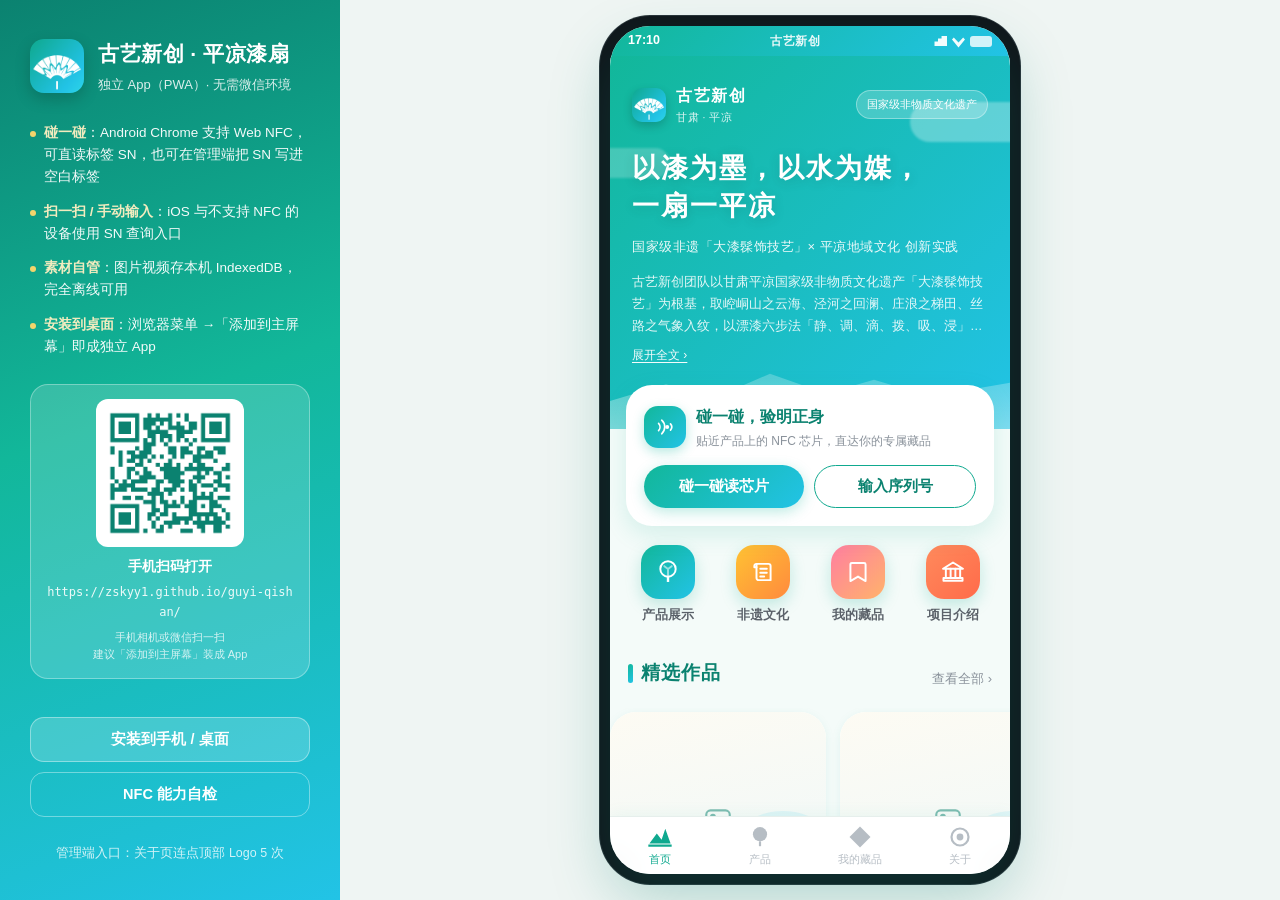
<file: index.html>
<!DOCTYPE html>
<html lang="zh-CN">
<head>
  <meta charset="UTF-8">
  <meta name="viewport"
        content="width=device-width, initial-scale=1.0, maximum-scale=1.0, user-scalable=no, viewport-fit=cover">
  <title>古艺新创·平凉漆扇</title>
  <meta name="description" content="以漆为墨，以水为媒，一扇一平凉。国家级非遗大漆髹饰技艺 × 平凉地域文化创新实践。">
  <!-- 锁定浅色方案：阻止安卓浏览器「强制深色」把界面反转 -->
  <meta name="color-scheme" content="only light">
  <meta name="supported-color-schemes" content="only light">
  <meta name="theme-color" content="#0FA98F">
  <meta name="apple-mobile-web-app-capable" content="yes">
  <meta name="apple-mobile-web-app-status-bar-style" content="black-translucent">
  <meta name="apple-mobile-web-app-title" content="古艺新创">
  <link rel="manifest" href="manifest.webmanifest">
  <link rel="apple-touch-icon" href="icons/apple-touch-icon.png">
  <link rel="icon" href="icons/icon-192.png">
  <link rel="stylesheet" href="css/theme.css">
  <link rel="stylesheet" href="css/pages.css">
</head>
<body>

<!-- 桌面端左侧说明（移动端隐藏） -->
<aside class="desk-side">
  <div class="desk-brand">
    <img src="icons/icon-512.png" alt="logo">
    <div>
      <h1>古艺新创 · 平凉漆扇</h1>
      <p>独立 App（PWA）· 无需微信环境</p>
    </div>
  </div>
  <ul class="desk-tips">
    <li><b>碰一碰</b>：Android Chrome 支持 Web NFC，可直读标签 SN，也可在管理端把 SN 写进空白标签</li>
    <li><b>扫一扫 / 手动输入</b>：iOS 与不支持 NFC 的设备使用 SN 查询入口</li>
    <li><b>素材自管</b>：图片视频存本机 IndexedDB，完全离线可用</li>
    <li><b>安装到桌面</b>：浏览器菜单 →「添加到主屏幕」即成独立 App</li>
  </ul>
  <!-- 手机扫码访问（线上永久地址） -->
  <div class="desk-qr" id="deskQr" hidden>
    <img src="icons/lan-qr.png" alt="手机扫码访问">
    <div class="dq-t">手机扫码打开</div>
    <div class="dq-u" id="dqUrl"></div>
    <div class="dq-n">手机相机或微信扫一扫<br>建议「添加到主屏幕」装成 App</div>
  </div>

  <div class="desk-links">
    <button class="desk-btn" id="deskInstall">安装到手机 / 桌面</button>
    <button class="desk-btn ghost" id="deskNfc">NFC 能力自检</button>
  </div>
  <p class="desk-note">管理端入口：关于页连点顶部 Logo 5 次</p>
</aside>

<!-- App 主体：桌面下呈手机外形，移动端全屏 -->
<div class="phone-stage">
  <div class="phone" id="phone">
    <!-- 模拟状态栏 -->
    <div class="status-bar">
      <span class="sb-time" id="sbTime">9:41</span>
      <span class="sb-title" id="sbTitle">古艺新创</span>
      <span class="sb-right">
        <i class="sb-sig"></i><i class="sb-wifi"></i><i class="sb-bat"></i>
      </span>
    </div>

    <!-- 页面容器：路由把页面 DOM 挂到这里 -->
    <main class="view" id="view"></main>

    <!-- 底部 TabBar -->
    <nav class="tabbar" id="tabBar">
      <button class="tab" data-tab="home"><i class="ti ti-home"></i><span>首页</span></button>
      <button class="tab" data-tab="products"><i class="ti ti-fan"></i><span>产品</span></button>
      <button class="tab" data-tab="collection"><i class="ti ti-seal"></i><span>我的藏品</span></button>
      <button class="tab" data-tab="about"><i class="ti ti-about"></i><span>关于</span></button>
    </nav>

    <!-- 全局弹层容器 -->
    <div class="overlay-root" id="overlayRoot"></div>

    <!-- Toast（放在手机内，桌面预览时也出现在屏幕内） -->
    <div class="toast-root" id="toastRoot"></div>
  </div>
</div>

<!-- 图片查看器 -->
<div class="viewer" id="viewer" hidden>
  <img id="viewerImg" alt="预览">
  <button class="viewer-close" id="viewerClose">×</button>
</div>

<script>
  // Service Worker：仅在 http/https 下注册（file:// 直接打开会跳过，功能不受影响）
  if ('serviceWorker' in navigator && location.protocol.startsWith('http')) {
    window.addEventListener('load', function () {
      navigator.serviceWorker.register('sw.js').catch(function () { /* 忽略注册失败 */ });
    });
  }
</script>
<script type="module" src="js/app.js"></script>
</body>
</html>
</file>
<file: css/theme.css>
@charset "UTF-8";
/* ============================================================
   古艺新创·平凉漆扇 · 主题层
   1. 设计变量（平凉色谱 · 高饱和明亮版）
   2. 基础重置与排版
   3. 桌面预览外壳
   4. 手机外壳 / 状态栏 / 页面容器 / TabBar
   5. 通用组件（卡片、按钮、标签、SN 徽章、占位块、Toast、弹层）
   6. 轻量装饰（山峦、云海、水纹、扇面）
   ============================================================ */

/* ============ 1. 设计变量 ============ */
:root {
  /* 锁定浅色方案：阻止安卓 Chrome / 微信「强制深色」把白卡片反转成黑卡片 */
  color-scheme: only light;
  forced-color-adjust: none;

  /* —— 平凉色谱（六色） —— */
  --kt-green: #0FA98F;        /* 崆峒青 · 品牌主色 */
  --kt-green-d: #0B8270;
  --kt-green-l: #4FD3BC;
  --kt-green-bg: #E6F6F3;
  --jh-blue: #22C3E6;         /* 泾河碧 · 品牌主色 */
  --jh-blue-d: #0E9FC4;
  --jh-blue-bg: #E4F7FC;
  --tt-gold: #FFB300;         /* 梯田金 · 强调点缀 */
  --tt-gold-d: #E09A00;
  --tt-gold-bg: #FFF6E0;
  --dx-orange: #FF6B4A;       /* 丹霞赭 · 强调点缀 */
  --dx-orange-bg: #FFEDE8;
  --pg-pink: #FF7FA0;         /* 苹果花粉 · 年轻板块 */
  --pg-pink-bg: #FFEEF3;
  --tile-gray: #5A6169;       /* 瓦灰 · 中性基底 */
  --gray-2: #8A929B;
  --gray-3: #B6BDC4;
  --gray-4: #DDE4E1;

  /* —— 背景与线条 —— */
  --bg: #F4FBF9;
  --bg-2: #E9F6F3;
  --card: #FFFFFF;
  --line: #E6EFEC;
  --text: #2B3338;
  --text-2: var(--tile-gray);
  --text-3: var(--gray-2);

  /* —— 渐变 —— */
  --grad-brand: linear-gradient(135deg, #12B79A 0%, #22C3E6 100%);
  --grad-brand-soft: linear-gradient(135deg, #E6F6F3 0%, #E4F7FC 100%);
  --grad-gold: linear-gradient(135deg, #FFC233 0%, #FF8A3D 100%);
  --grad-pink: linear-gradient(135deg, #FF7FA0 0%, #FFB36B 100%);
  --grad-orange: linear-gradient(135deg, #FF8A5C 0%, #FF6B4A 100%);
  --grad-green: linear-gradient(135deg, #4FD3BC 0%, #0FA98F 100%);
  --grad-blue: linear-gradient(135deg, #6FE0F5 0%, #22C3E6 100%);

  /* —— 圆角与阴影 —— */
  --r-xs: 8px;
  --r-s: 12px;
  --r-m: 18px;
  --r-l: 26px;
  --r-xl: 34px;
  --shadow-s: 0 2px 10px rgba(15, 169, 143, .08);
  --shadow-m: 0 8px 24px rgba(15, 169, 143, .14);
  --shadow-l: 0 12px 36px rgba(15, 169, 143, .18);

  /* —— 安全区 —— */
  --safe-b: env(safe-area-inset-bottom, 0px);
  --safe-t: env(safe-area-inset-top, 0px);

  /* —— 尺寸 —— */
  --tabbar-h: 58px;
  --appbar-h: 48px;
}

/* ============ 2. 基础重置与排版 ============ */
* { box-sizing: border-box; -webkit-tap-highlight-color: transparent; }

html, body {
  margin: 0;
  padding: 0;
  height: 100%;
  overflow: hidden;
}

body {
  font-family: -apple-system, BlinkMacSystemFont, "PingFang SC", "Hiragino Sans GB",
               "Microsoft YaHei", "Helvetica Neue", Arial, sans-serif;
  font-size: 15px;
  line-height: 1.7;
  color: var(--text);
  background: #EFF5F3;
  -webkit-font-smoothing: antialiased;
}

h1, h2, h3, h4, p, ul, ol, figure { margin: 0; padding: 0; }
ul, ol { list-style: none; }
img { display: block; max-width: 100%; }
/* 内联 SVG 图标：随父级字号缩放、随文字颜色着色 */
svg.ic { width: 1em; height: 1em; display: inline-block; vertical-align: -.12em; flex: none; }
button { font-family: inherit; cursor: pointer; border: none; background: none; color: inherit; }
input, textarea, select { font-family: inherit; font-size: 15px; color: inherit; }

/* 国风标题字体（衬线） */
.font-serif {
  font-family: "Songti SC", "STSong", "SimSun", "Noto Serif SC", Georgia, serif;
}

/* 滚动容器 */
.scroll { overflow-y: auto; -webkit-overflow-scrolling: touch; }
.no-scrollbar::-webkit-scrollbar { display: none; }
.no-scrollbar { scrollbar-width: none; }

/* ============ 3. 桌面预览外壳 ============ */
.desk-side {
  position: fixed;
  left: 0; top: 0; bottom: 0;
  width: 340px;
  padding: 36px 30px;
  background: linear-gradient(160deg, #0B8270 0%, #12B79A 45%, #22C3E6 100%);
  color: #fff;
  display: flex;
  flex-direction: column;
  gap: 26px;
  overflow-y: auto;
}
.desk-brand { display: flex; align-items: center; gap: 14px; }
.desk-brand img { width: 54px; height: 54px; border-radius: 14px; box-shadow: 0 6px 16px rgba(0, 0, 0, .18); }
.desk-brand h1 { font-size: 21px; font-weight: 700; letter-spacing: .5px; }
.desk-brand p { font-size: 13px; opacity: .85; margin-top: 2px; }
.desk-tips { display: flex; flex-direction: column; gap: 12px; }
.desk-tips li {
  font-size: 13.5px;
  line-height: 1.65;
  padding-left: 14px;
  position: relative;
  opacity: .95;
}
.desk-tips li::before {
  content: "";
  position: absolute; left: 0; top: 9px;
  width: 6px; height: 6px; border-radius: 50%;
  background: #FFD86B;
}
.desk-tips b { color: #FFF0C2; }
.desk-qr {
  background: rgba(255, 255, 255, .16);
  border: 1px solid rgba(255, 255, 255, .32);
  border-radius: 18px;
  padding: 14px;
  text-align: center;
}
.desk-qr[hidden] { display: none; }
.desk-qr img {
  width: 148px; height: 148px; margin: 0 auto 8px;
  background: #fff; border-radius: 12px; padding: 6px;
}
.desk-qr .dq-t { font-size: 14px; font-weight: 700; }
.desk-qr .dq-u { font-size: 12px; opacity: .9; margin-top: 3px; word-break: break-all; font-family: ui-monospace, Menlo, monospace; }
.desk-qr .dq-n { font-size: 11px; opacity: .78; margin-top: 6px; line-height: 1.6; }
.desk-qr code { background: rgba(0, 0, 0, .25); padding: 1px 5px; border-radius: 5px; font-size: 10.5px; }

.desk-links { display: flex; flex-direction: column; gap: 10px; margin-top: auto; }
.desk-btn {
  width: 100%;
  padding: 12px 16px;
  border-radius: 14px;
  background: rgba(255, 255, 255, .18);
  border: 1px solid rgba(255, 255, 255, .38);
  color: #fff;
  font-size: 14.5px;
  font-weight: 600;
  transition: background .18s ease, transform .18s ease;
}
.desk-btn:hover { background: rgba(255, 255, 255, .3); transform: translateY(-1px); }
.desk-btn.ghost { background: transparent; }
.desk-note { font-size: 12.5px; opacity: .8; text-align: center; }

/* ============ 4. 手机外壳 ============ */
.phone-stage {
  position: fixed;
  inset: 0;
  display: flex;
  align-items: center;
  justify-content: center;
}

.phone {
  position: relative;
  width: 100%;
  height: 100%;
  background: var(--bg);
  display: flex;
  flex-direction: column;
  overflow: hidden;
}

@media (min-width: 900px) {
  .phone-stage { left: 340px; padding: 26px 0; }
  .phone {
    width: 400px;
    height: 100%;
    max-height: 850px;
    border-radius: 40px;
    box-shadow: 0 24px 60px rgba(11, 130, 112, .28), 0 0 0 10px #10151A, 0 0 0 11px #2A3339;
    overflow: hidden;
  }
}
@media (max-width: 899px) {
  .desk-side { display: none; }
  /* 真机上已有系统状态栏，隐藏模拟状态栏，避免「双状态栏 + 假时间 5:35」 */
  .status-bar { display: none !important; }
  /* 状态栏让出的安全区由外壳自己补上（刘海屏不遮内容） */
  .phone { padding-top: var(--safe-t); }
}

/* —— 模拟状态栏 —— */
.status-bar {
  flex: none;
  height: calc(30px + var(--safe-t));
  padding: var(--safe-t) 18px 0;
  display: flex;
  align-items: center;
  justify-content: space-between;
  background: var(--grad-brand);
  color: #fff;
  font-size: 12.5px;
  font-weight: 600;
  z-index: 30;
}
.sb-title { opacity: .9; letter-spacing: .5px; font-size: 12px; }
.sb-right { display: flex; align-items: center; gap: 5px; }
.sb-sig, .sb-wifi, .sb-bat { display: block; background: #fff; opacity: .95; }
.sb-sig { width: 16px; height: 10px; clip-path: polygon(0 100%, 22% 100%, 22% 55%, 44% 55%, 44% 25%, 66% 25%, 66% 0, 100% 0, 100% 100%); }
.sb-wifi { width: 13px; height: 13px; border-radius: 3px; clip-path: polygon(50% 100%, 0 38%, 14% 24%, 50% 62%, 86% 24%, 100% 38%); }
.sb-bat { width: 22px; height: 11px; border-radius: 3px; opacity: .8; }

/* —— 页面容器 —— */
.view {
  position: relative;
  flex: 1 1 auto;
  overflow: hidden;
  background: var(--bg);
}

/* 页面根元素 */
.page {
  position: absolute;
  inset: 0;
  display: flex;
  flex-direction: column;
  background: var(--bg);
  animation: pageIn .26s cubic-bezier(.22, .8, .3, 1);
}
.page.is-sub { animation: slideIn .28s cubic-bezier(.22, .8, .3, 1); }
@keyframes pageIn { from { opacity: 0; } to { opacity: 1; } }
@keyframes slideIn { from { transform: translateX(18%); opacity: .4; } to { transform: none; opacity: 1; } }

.page-body {
  flex: 1 1 auto;
  overflow-y: auto;
  -webkit-overflow-scrolling: touch;
  padding-bottom: calc(20px + var(--safe-b));
}
.page-body.no-tab { padding-bottom: calc(24px + var(--safe-b)); }

/* —— 顶部应用栏（二级页返回） —— */
.appbar {
  flex: none;
  height: var(--appbar-h);
  display: flex;
  align-items: center;
  padding: 0 8px;
  background: var(--card);
  border-bottom: 1px solid var(--line);
  position: relative;
  z-index: 20;
}
.appbar.brand { background: var(--grad-brand); border-bottom: none; color: #fff; }
.appbar .back {
  width: 40px; height: 40px;
  display: flex; align-items: center; justify-content: center;
  font-size: 22px; color: inherit;
}
.appbar .title { flex: 1; text-align: center; font-size: 16.5px; font-weight: 700; letter-spacing: .5px; }
.appbar .right { width: 56px; text-align: right; font-size: 13px; padding-right: 8px; }

/* —— 底部 TabBar —— */
.tabbar {
  flex: none;
  height: calc(var(--tabbar-h) + var(--safe-b));
  padding-bottom: var(--safe-b);
  display: flex;
  background: rgba(255, 255, 255, .96);
  backdrop-filter: blur(12px);
  border-top: 1px solid var(--line);
  box-shadow: 0 -2px 16px rgba(15, 169, 143, .06);
  z-index: 30;
  transition: transform .26s cubic-bezier(.22, .8, .3, 1);
}
.tabbar.hidden { transform: translateY(calc(100% + var(--safe-b))); }

.tab {
  flex: 1;
  display: flex;
  flex-direction: column;
  align-items: center;
  justify-content: center;
  gap: 3px;
  color: var(--gray-3);
  font-size: 11px;
  transition: color .18s ease;
}
.tab.active { color: var(--kt-green); }
.tab.active .ti { transform: translateY(-2px) scale(1.06); }

/* Tab 图标：用 mask + currentColor，纯 CSS 无图片依赖 */
.ti {
  width: 24px; height: 24px;
  background: currentColor;
  transition: transform .18s ease;
  -webkit-mask-repeat: no-repeat; mask-repeat: no-repeat;
  -webkit-mask-position: center; mask-position: center;
  -webkit-mask-size: contain; mask-size: contain;
}
.ti-home {
  -webkit-mask-image: url("data:image/svg+xml,%3Csvg xmlns='http://www.w3.org/2000/svg' viewBox='0 0 24 24'%3E%3Cpath d='M1 21h22v2H1z'/%3E%3Cpath d='M2 20l7-9.5 4.5 6L17 6l5 14z'/%3E%3C/svg%3E");
  mask-image: url("data:image/svg+xml,%3Csvg xmlns='http://www.w3.org/2000/svg' viewBox='0 0 24 24'%3E%3Cpath d='M1 21h22v2H1z'/%3E%3Cpath d='M2 20l7-9.5 4.5 6L17 6l5 14z'/%3E%3C/svg%3E");
}
.ti-fan {
  -webkit-mask-image: url("data:image/svg+xml,%3Csvg xmlns='http://www.w3.org/2000/svg' viewBox='0 0 24 24'%3E%3Ccircle cx='12' cy='9.2' r='7.1'/%3E%3Cpath d='M10.9 16.3h2.2v4.9h-2.2z'/%3E%3C/svg%3E");
  mask-image: url("data:image/svg+xml,%3Csvg xmlns='http://www.w3.org/2000/svg' viewBox='0 0 24 24'%3E%3Ccircle cx='12' cy='9.2' r='7.1'/%3E%3Cpath d='M10.9 16.3h2.2v4.9h-2.2z'/%3E%3C/svg%3E");
}
.ti-seal {
  -webkit-mask-image: url("data:image/svg+xml,%3Csvg xmlns='http://www.w3.org/2000/svg' viewBox='0 0 24 24'%3E%3Cpath d='M12 1.5l10.5 10.5L12 22.5 1.5 12z'/%3E%3Cpath fill='none' stroke='%23000' stroke-width='1.6' d='M12 6.5l5.5 5.5L12 17.5 6.5 12z'/%3E%3C/svg%3E");
  mask-image: url("data:image/svg+xml,%3Csvg xmlns='http://www.w3.org/2000/svg' viewBox='0 0 24 24'%3E%3Cpath d='M12 1.5l10.5 10.5L12 22.5 1.5 12z'/%3E%3Cpath fill='none' stroke='%23000' stroke-width='1.6' d='M12 6.5l5.5 5.5L12 17.5 6.5 12z'/%3E%3C/svg%3E");
}
.ti-about {
  -webkit-mask-image: url("data:image/svg+xml,%3Csvg xmlns='http://www.w3.org/2000/svg' viewBox='0 0 24 24'%3E%3Cpath fill='none' stroke='%23000' stroke-width='2.2' d='M12 3.5a8.5 8.5 0 1 1 0 17a8.5 8.5 0 1 1 0-17z'/%3E%3Ccircle cx='12' cy='12' r='3.4'/%3E%3C/svg%3E");
  mask-image: url("data:image/svg+xml,%3Csvg xmlns='http://www.w3.org/2000/svg' viewBox='0 0 24 24'%3E%3Cpath fill='none' stroke='%23000' stroke-width='2.2' d='M12 3.5a8.5 8.5 0 1 1 0 17a8.5 8.5 0 1 1 0-17z'/%3E%3Ccircle cx='12' cy='12' r='3.4'/%3E%3C/svg%3E");
}

/* ============ 5. 通用组件 ============ */
/* —— 卡片 —— */
.card {
  background: var(--card);
  border-radius: var(--r-l);
  box-shadow: var(--shadow-s);
  overflow: hidden;
}
.card-pad { padding: 18px; }

/* —— 区块标题 —— */
.sec-head { display: flex; align-items: flex-end; justify-content: space-between; padding: 4px 2px 12px; }
.sec-head h2 {
  font-size: 19px; font-weight: 800; letter-spacing: 1px; color: var(--kt-green-d);
  display: flex; align-items: center; gap: 8px;
}
.sec-head h2::before {
  content: ""; width: 5px; height: 19px; border-radius: 3px;
  background: var(--grad-brand);
}
.sec-head .more { font-size: 13px; color: var(--gray-2); }

/* —— 按钮 —— */
.btn {
  display: inline-flex; align-items: center; justify-content: center; gap: 6px;
  padding: 11px 20px;
  border-radius: 999px;
  font-size: 15px; font-weight: 600;
  background: var(--grad-brand);
  color: #fff;
  box-shadow: 0 4px 14px rgba(18, 183, 154, .28);
  transition: transform .16s ease, box-shadow .16s ease, opacity .16s ease;
}
.btn:active { transform: scale(.97); }
.btn.gold { background: var(--grad-gold); box-shadow: 0 4px 14px rgba(255, 160, 60, .3); }
.btn.pink { background: var(--grad-pink); box-shadow: 0 4px 14px rgba(255, 127, 160, .3); }
.btn.ghost { background: #fff; color: var(--kt-green-d); border: 1.5px solid var(--kt-green); box-shadow: none; }
.btn.gray { background: #F1F5F4; color: var(--tile-gray); box-shadow: none; }
.btn.block { display: flex; width: 100%; }
.btn.lg { padding: 14px 22px; font-size: 16px; }
.btn.sm { padding: 7px 14px; font-size: 13px; }
.btn[disabled] { opacity: .5; pointer-events: none; }

/* —— 标签 —— */
.tag {
  display: inline-flex; align-items: center;
  padding: 3px 11px;
  border-radius: 999px;
  font-size: 12px; font-weight: 600;
  background: var(--kt-green-bg); color: var(--kt-green-d);
}
.tag.blue { background: var(--jh-blue-bg); color: var(--jh-blue-d); }
.tag.gold { background: var(--tt-gold-bg); color: var(--tt-gold-d); }
.tag.pink { background: var(--pg-pink-bg); color: #D9537C; }
.tag.orange { background: var(--dx-orange-bg); color: #D94A2B; }
.tag.gray { background: #F1F5F4; color: var(--tile-gray); }

/* —— SN 徽章 —— */
.sn-badge {
  display: inline-flex; align-items: center; gap: 7px;
  padding: 5px 12px 5px 6px;
  border-radius: 10px;
  background: var(--grad-brand-soft);
  border: 1px solid #CDEAE4;
  white-space: nowrap;      /* 序列号绝不折行 */
  max-width: 100%;
}
.sn-badge .lab {
  font-size: 11px; font-weight: 700; color: #fff;
  background: var(--kt-green);
  border-radius: 6px; padding: 2px 7px; letter-spacing: .5px;
  flex: none;
}
.sn-badge .val {
  font-family: ui-monospace, "SF Mono", Menlo, Consolas, monospace;
  font-size: 14px; font-weight: 700; color: var(--kt-green-d); letter-spacing: .8px;
  white-space: nowrap;
  font-variant-numeric: tabular-nums;
}
.sn-badge.lg { padding: 8px 16px 8px 8px; border-radius: 14px; }
.sn-badge.lg .val { font-size: 18px; }

/* 卡片内紧凑版：前缀 GY- 收进标签位，整串仍完整显示且不折行 */
.sn-badge.compact { padding: 4px 9px 4px 5px; gap: 5px; border-radius: 8px; }
.sn-badge.compact .lab { font-size: 10px; padding: 2px 5px; letter-spacing: .3px; }
.sn-badge.compact .val { font-size: 12px; letter-spacing: .2px; }

/* —— 占位素材块（提示替换为真实图片/视频） —— */
.ph {
  position: relative; width: 100%; height: 100%;
  display: flex; flex-direction: column; align-items: center; justify-content: center;
  gap: 5px; padding: 12px;
  background: linear-gradient(168deg, #FDFBF3 0%, #F4F9F7 58%, #EDF4F3 100%);
  color: var(--kt-green-d);
  overflow: hidden;
}
/* 淡墨远山：两片圆弧错落，像宣纸上未干的山影 */
.ph::before, .ph::after {
  content: ""; position: absolute; bottom: 14%;
  border-radius: 50% 50% 0 0 / 82% 82% 0 0;
  pointer-events: none;
}
.ph::before { left: -10%; width: 58%; height: 30%; background: rgba(15, 169, 143, .10); }
.ph::after  { right: -12%; width: 64%; height: 40%; background: rgba(34, 195, 230, .10); }
.ph-svg { position: relative; z-index: 1; display: flex; opacity: .5; }
.ph-svg svg { width: 34px; height: 34px; }
.ph-text { position: relative; z-index: 1; font-size: 13px; font-weight: 700; letter-spacing: .5px; text-align: center; }
.ph-sub { position: relative; z-index: 1; font-size: 11px; color: var(--jh-blue-d); opacity: .8; text-align: center; }
.ph.gold { background: linear-gradient(135deg, #FFF6E0, #FFEBD6); color: var(--tt-gold-d); }
.ph.pink { background: linear-gradient(135deg, #FFEEF3, #FFE6EF); color: #D9537C; }
.ph.small { gap: 0; padding: 0; }
.ph.small .ph-svg svg { width: 32px; height: 32px; }

/* —— 空态 —— */
.empty {
  display: flex; flex-direction: column; align-items: center; justify-content: center;
  padding: 56px 24px; color: var(--gray-3); gap: 10px;
}
.empty .e-ico { font-size: 44px; opacity: .55; }
.empty .e-t { font-size: 15px; color: var(--tile-gray); }
.empty .e-s { font-size: 13px; }

/* —— Toast —— */
.toast-root {
  position: absolute; left: 50%; bottom: 96px; transform: translateX(-50%);
  display: flex; flex-direction: column; align-items: center; gap: 8px;
  z-index: 9999; pointer-events: none;
  width: 90%;
}
.toast {
  padding: 10px 20px;
  border-radius: 999px;
  background: rgba(28, 40, 44, .92);
  color: #fff; font-size: 14px;
  box-shadow: 0 8px 24px rgba(0, 0, 0, .2);
  animation: toastIn .22s ease;
  max-width: 300px; text-align: center;
}
@keyframes toastIn { from { opacity: 0; transform: translateY(10px); } to { opacity: 1; transform: none; } }

/* —— 弹层 / 模态 —— */
.overlay-root { position: absolute; inset: 0; z-index: 60; pointer-events: none; }
.modal-mask {
  position: absolute; inset: 0;
  background: rgba(16, 32, 36, .45);
  pointer-events: auto;
  display: flex; align-items: flex-end;
  animation: fadeIn .2s ease;
}
@keyframes fadeIn { from { opacity: 0; } to { opacity: 1; } }
.sheet {
  width: 100%;
  background: #fff;
  border-radius: 28px 28px 0 0;
  padding: 20px 20px calc(24px + var(--safe-b));
  animation: sheetIn .26s cubic-bezier(.22, .8, .3, 1);
  max-height: 82%;
  overflow-y: auto;
}
@keyframes sheetIn { from { transform: translateY(100%); } to { transform: none; } }
.sheet-title { font-size: 17px; font-weight: 800; text-align: center; margin-bottom: 16px; }

/* —— 图片查看器 —— */
.viewer {
  position: fixed; inset: 0; z-index: 10000;
  background: rgba(0, 0, 0, .92);
  display: flex; align-items: center; justify-content: center;
}
.viewer[hidden] { display: none; }
.viewer img { max-width: 92%; max-height: 82%; border-radius: 12px; }
.viewer-close {
  position: absolute; top: 24px; right: 24px;
  width: 40px; height: 40px; border-radius: 50%;
  background: rgba(255, 255, 255, .18); color: #fff; font-size: 24px;
}

/* ============ 6. 轻量装饰 ============ */
.deco-hill {
  position: absolute; left: 0; right: 0; bottom: -1px; height: 76px;
  background: linear-gradient(180deg, rgba(255, 255, 255, .16), rgba(255, 255, 255, .42));
  clip-path: polygon(0 100%, 0 62%, 14% 40%, 26% 58%, 40% 26%, 54% 52%, 66% 34%, 80% 56%, 100% 38%, 100% 100%);
  pointer-events: none;
}
.deco-wave {
  position: absolute; left: 0; right: 0; bottom: -1px; height: 34px;
  background:
    repeating-linear-gradient(100deg, rgba(255, 255, 255, .3) 0 3px, transparent 3px 14px);
  mask-image: linear-gradient(180deg, transparent, #000);
  -webkit-mask-image: linear-gradient(180deg, transparent, #000);
  pointer-events: none;
}
.deco-cloud {
  position: absolute; width: 130px; height: 40px; border-radius: 40px;
  background: rgba(255, 255, 255, .3);
  filter: blur(1px);
  pointer-events: none;
}
.fan-shape {
  /* 扇面轮廓装饰 */
  background: conic-gradient(from 210deg at 50% 100%, rgba(255, 255, 255, .35), rgba(255, 255, 255, .08));
  clip-path: polygon(50% 100%, 6% 34%, 18% 12%, 38% 2%, 62% 2%, 82% 12%, 94% 34%);
}
</file>
<file: css/pages.css>
@charset "UTF-8";
/* ============================================================
   页面层样式：首页 / 产品 / 详情 / SN 查询 / 藏品 / 文化 /
   项目 / 团队 / 关于 / 管理端
   ============================================================ */

/* ============ 首页 ============ */
.hero {
  position: relative;
  padding: 26px 22px 62px;
  background: var(--grad-brand);
  color: #fff;
  overflow: hidden;
}
.hero-top { display: flex; align-items: center; justify-content: space-between; position: relative; z-index: 2; }
.hero-logo { display: flex; align-items: center; gap: 10px; }
.hero-logo img { width: 34px; height: 34px; border-radius: 10px; box-shadow: 0 4px 10px rgba(0, 0, 0, .18); }
.hero-logo .n { font-size: 16px; font-weight: 800; letter-spacing: 1.5px; }
.hero-logo .s { font-size: 10.5px; opacity: .85; letter-spacing: .5px; }
.hero-badge {
  font-size: 11px; padding: 4px 10px; border-radius: 999px;
  background: rgba(255, 255, 255, .2); border: 1px solid rgba(255, 255, 255, .35);
}
.hero-slogan {
  position: relative; z-index: 2;
  margin-top: 22px;
  font-size: 27px; font-weight: 800; line-height: 1.42; letter-spacing: 2px;
  text-shadow: 0 2px 12px rgba(0, 60, 50, .18);
  text-wrap: balance;
}
/* 每个短句整体换行，断句位置始终落在逗号处，不会把单个字甩到下一行 */
.hero-slogan .sl { display: inline-block; white-space: nowrap; }
.hero-sub { position: relative; z-index: 2; margin-top: 10px; font-size: 13px; opacity: .92; letter-spacing: .5px; }
.hero-intro {
  position: relative; z-index: 2;
  margin-top: 14px; font-size: 12.5px; line-height: 1.75;
  opacity: .88;
  display: -webkit-box; -webkit-line-clamp: 3; -webkit-box-orient: vertical;
  overflow: hidden;
}
/* 展开后不再截断（整行显示，避免出现被切一半的文字） */
.hero-intro.open { -webkit-line-clamp: unset; display: block; }
.hero-more {
  position: relative; z-index: 2;
  margin-top: 10px; padding: 0;
  font-size: 12px; color: #fff; opacity: .95;
  text-decoration: underline; text-underline-offset: 3px;
}
.hero .deco-cloud.c1 { top: 46px; right: -30px; }
.hero .deco-cloud.c2 { top: 92px; left: -40px; width: 100px; height: 30px; opacity: .7; }

/* NFC 悬浮卡 */
.nfc-card {
  margin: -44px 16px 0;
  position: relative; z-index: 5;
  background: #fff;
  border-radius: var(--r-l);
  box-shadow: var(--shadow-m);
  padding: 18px;
}
.nfc-head { display: flex; align-items: center; gap: 10px; }
.nfc-ico {
  width: 42px; height: 42px; border-radius: 14px;
  background: var(--grad-brand);
  display: flex; align-items: center; justify-content: center;
  font-size: 22px; color: #fff;
  box-shadow: 0 4px 12px rgba(18, 183, 154, .3);
}
.nfc-head h3 { font-size: 16px; font-weight: 800; color: var(--kt-green-d); }
.nfc-head p { font-size: 12px; color: var(--gray-2); margin-top: 1px; }
.nfc-acts { display: flex; gap: 10px; margin-top: 14px; }
.nfc-acts .btn { flex: 1; }

/* 四宫格导航 */
.nav-grid { display: grid; grid-template-columns: repeat(4, 1fr); gap: 12px; padding: 18px 16px 6px; }
.nav-item { display: flex; flex-direction: column; align-items: center; gap: 8px; }
.nav-ico {
  width: 54px; height: 54px; border-radius: 18px;
  display: flex; align-items: center; justify-content: center;
  font-size: 26px; color: #fff;
  box-shadow: 0 6px 16px rgba(15, 169, 143, .22);
}
.nav-item span { font-size: 12.5px; color: var(--tile-gray); font-weight: 600; }

/* 通用区块容器 */
.block { padding: 22px 16px 6px; }

/* 横向滑动卡片 */
.hscroll { display: flex; gap: 14px; overflow-x: auto; padding: 4px 16px 12px; scroll-snap-type: x mandatory; }
.hscroll::-webkit-scrollbar { display: none; }
.hscroll > * { scroll-snap-align: start; flex: none; }

/* 精选作品卡（横向） */
.feat-card { width: 216px; border-radius: var(--r-l); overflow: hidden; background: #fff; box-shadow: var(--shadow-s); }
.feat-img { width: 216px; height: 216px; }
.feat-body { padding: 12px 14px 14px; }
.feat-body h4 { font-size: 15px; font-weight: 700; }
.feat-body .sub { font-size: 12px; color: var(--gray-2); margin-top: 3px; }
.feat-body .row { display: flex; align-items: center; justify-content: space-between; margin-top: 10px; }
.feat-price { font-size: 17px; font-weight: 800; color: var(--dx-orange); }

/* 六步法卡片 */
.step-card {
  width: 168px; border-radius: var(--r-l); padding: 16px; color: #fff;
  box-shadow: var(--shadow-s);
  position: relative; overflow: hidden;
}
.step-card .no { font-size: 12px; opacity: .85; letter-spacing: 1px; }
.step-card .big { font-size: 40px; font-weight: 800; line-height: 1.1; margin: 4px 0 2px; }
.step-card .full { font-size: 14px; font-weight: 700; letter-spacing: 1px; }
.step-card .desc { font-size: 12px; line-height: 1.65; opacity: .92; margin-top: 8px; }
.step-card::after {
  content: ""; position: absolute; right: -26px; bottom: -26px;
  width: 96px; height: 96px; border-radius: 50%;
  background: rgba(255, 255, 255, .14);
}

/* 色谱 */
.palette { display: grid; grid-template-columns: repeat(3, 1fr); gap: 12px; padding: 4px 16px 12px; }
.pal-item { border-radius: var(--r-m); overflow: hidden; background: #fff; box-shadow: var(--shadow-s); }
.pal-swatch { height: 66px; display: flex; align-items: flex-end; padding: 8px 10px; }
.pal-swatch .hex { font-size: 11px; color: #fff; font-weight: 700; letter-spacing: .5px; text-shadow: 0 1px 4px rgba(0, 0, 0, .25); }
.pal-body { padding: 9px 10px 11px; }
.pal-body .nm { font-size: 14px; font-weight: 700; }
.pal-body .from { font-size: 11px; color: var(--gray-2); margin-top: 2px; }

/* 作品网格 */
.grid-2 { display: grid; grid-template-columns: repeat(2, 1fr); gap: 16px; padding: 6px 16px 10px; align-items: stretch; }
.p-card {
  display: flex; flex-direction: column;   /* 等高卡片：底部一行始终对齐 */
  background: var(--card);
  border: 1px solid var(--line);
  border-radius: 20px;
  overflow: hidden;
  box-shadow: 0 2px 10px rgba(15, 169, 143, .07);
  transition: transform .16s ease, box-shadow .16s ease;
  min-width: 0;
}
.p-card:active { transform: scale(.985); box-shadow: 0 4px 16px rgba(15, 169, 143, .13); }
.p-media { position: relative; width: 100%; aspect-ratio: 4 / 3; flex: none; background: var(--bg-2); }
.p-img { width: 100%; height: 100%; }
/* 系列角标：叠在图上，替代原来挤在正文里的分类文字 */
.p-cat {
  position: absolute; left: 8px; top: 8px;
  padding: 2px 9px; border-radius: 999px;
  font-size: 10.5px; font-weight: 700; color: #fff; letter-spacing: .5px;
  box-shadow: 0 2px 6px rgba(0, 0, 0, .14);
}
.p-flag {
  position: absolute; right: 8px; top: 8px;
  padding: 2px 9px; border-radius: 999px;
  font-size: 10.5px; font-weight: 700;
  background: rgba(43, 51, 56, .6); color: #fff;
}
.p-info { flex: 1 1 auto; min-width: 0; padding: 10px 12px 11px; display: flex; flex-direction: column; }
.p-name {
  font-size: 14.5px; font-weight: 700; line-height: 1.45;
  display: -webkit-box; -webkit-line-clamp: 2; -webkit-box-orient: vertical; overflow: hidden;
}
.p-sub { font-size: 11.5px; color: #6E767E; margin-top: 2px; line-height: 1.5; }
.p-foot { margin-top: auto; padding-top: 8px; display: flex; align-items: center; justify-content: space-between; gap: 6px; }
.p-status { font-size: 11.5px; font-weight: 700; flex: none; line-height: 1; }
.p-status.sold { color: var(--gray-3); }
.p-status.unsold { color: var(--kt-green); }

/* ============ 产品列表页 ============ */
.search-bar { display: flex; align-items: center; gap: 10px; padding: 12px 16px; background: #fff; border-bottom: 1px solid var(--line); }
.search-inp {
  flex: 1; display: flex; align-items: center; gap: 8px;
  background: #F2F7F6; border-radius: 999px; padding: 9px 16px;
}
.search-inp input { flex: 1; background: none; border: none; outline: none; font-size: 14px; }
.search-inp .ico { font-size: 15px; opacity: .55; }
.search-clear { font-size: 13px; color: var(--gray-2); }

.cat-bar { display: flex; gap: 8px; overflow-x: auto; padding: 12px 16px; background: #fff; }
.cat-bar::-webkit-scrollbar { display: none; }
.cat-chip {
  flex: none; padding: 8px 16px; border-radius: 999px;
  font-size: 13.5px; font-weight: 600;
  background: #F2F7F6; color: var(--tile-gray);
  transition: all .18s ease;
}
.cat-chip.on { background: var(--grad-brand); color: #fff; box-shadow: 0 4px 12px rgba(18, 183, 154, .26); }
.cat-count { font-size: 11px; opacity: .75; margin-left: 4px; }

.list-meta { padding: 6px 18px 0; font-size: 12px; color: var(--gray-2); }

/* ============ 产品详情页 ============ */
.pd-swiper { position: relative; width: 100%; height: 62vw; max-height: 290px; min-height: 200px; background: var(--bg-2); }
.pd-track { display: flex; height: 100%; overflow-x: auto; scroll-snap-type: x mandatory; }
.pd-track::-webkit-scrollbar { display: none; }
.pd-slide { flex: none; width: 100%; height: 100%; scroll-snap-align: start; }
.pd-slide img { width: 100%; height: 100%; object-fit: cover; }
.pd-dots {
  position: absolute; bottom: 12px; left: 50%; transform: translateX(-50%);
  display: flex; gap: 6px; padding: 5px 10px; border-radius: 999px;
  background: rgba(0, 0, 0, .28);
}
.pd-dots i { width: 6px; height: 6px; border-radius: 50%; background: rgba(255, 255, 255, .55); }
.pd-dots i.on { background: #fff; width: 16px; border-radius: 3px; }
.pd-idx {
  position: absolute; top: 12px; right: 12px;
  padding: 3px 10px; border-radius: 999px; background: rgba(0, 0, 0, .38); color: #fff; font-size: 11px;
}

.pd-video { margin: 14px 16px 0; border-radius: var(--r-l); overflow: hidden; background: #000; box-shadow: var(--shadow-s); }
.pd-video video { width: 100%; height: 210px; display: block; }
.pd-video .ph { height: 210px; }

.pd-main { margin: 14px 16px 0; padding: 18px; border-radius: var(--r-l); background: #fff; box-shadow: var(--shadow-s); }
.pd-title { font-size: 20px; font-weight: 800; letter-spacing: .5px; line-height: 1.35; }
.pd-tags { display: flex; flex-wrap: wrap; gap: 8px; margin-top: 10px; }
/* 无价格：作品只做成果展示，此处给出「一物一码」的说明条 */
.pd-origin {
  display: inline-block; margin-top: 12px; padding: 6px 11px; border-radius: 10px;
  background: var(--grad-brand-soft);
  font-size: 12px; font-weight: 600; color: var(--kt-green-d); letter-spacing: .3px;
}

.pd-snbox {
  margin-top: 16px; padding: 14px; border-radius: var(--r-m);
  background: var(--grad-brand-soft); border: 1px dashed #9FD8CE;
  display: flex; align-items: center; justify-content: space-between; gap: 10px;
}
.pd-snbox .left .t { font-size: 11.5px; color: var(--jh-blue-d); font-weight: 700; letter-spacing: 1px; }
.pd-snbox .left .v {
  font-family: ui-monospace, Menlo, Consolas, monospace;
  font-size: 19px; font-weight: 800; color: var(--kt-green-d); letter-spacing: 1px; margin-top: 2px;
}
.pd-snbox .copy { flex: none; }

.pd-mine {
  display: flex; align-items: center; gap: 8px;
  margin-top: 14px; padding: 11px 14px; border-radius: var(--r-m);
  background: var(--grad-gold); color: #fff; font-size: 13.5px; font-weight: 700;
  box-shadow: 0 6px 16px rgba(255, 160, 60, .26);
}

.pd-sec { margin: 14px 16px 0; padding: 18px; border-radius: var(--r-l); background: #fff; box-shadow: var(--shadow-s); }
.pd-sec h3 {
  font-size: 16px; font-weight: 800; color: var(--kt-green-d);
  display: flex; align-items: center; gap: 8px; margin-bottom: 10px;
}
.pd-sec h3 i { width: 4px; height: 16px; border-radius: 2px; background: var(--grad-brand); }
/* 三个信息区块用不同色系区分，避免「一排同款浅底卡片」的单调感 */
.pd-sec.s-green h3 i { background: var(--grad-brand); }
.pd-sec.s-gold h3 i { background: var(--grad-gold); }
.pd-sec.s-pink h3 i { background: var(--grad-pink); }
.pd-sec.s-green h3 { color: var(--kt-green-d); }
.pd-sec.s-gold h3 { color: var(--tt-gold-d); }
.pd-sec.s-pink h3 { color: #D9537C; }

.pd-sec p { font-size: 14px; line-height: 1.85; color: var(--text-2); }
.pd-sec .pattern-name {
  display: inline-block; margin-bottom: 8px; padding: 4px 12px; border-radius: 999px;
  background: var(--pg-pink-bg); color: #D9537C; font-size: 13px; font-weight: 700;
}

.pd-meta { margin: 14px 16px 0; padding: 16px 18px; border-radius: var(--r-l); background: #fff; box-shadow: var(--shadow-s); }
.pd-meta .row { display: flex; justify-content: space-between; padding: 7px 0; font-size: 13.5px; }
.pd-meta .row .k { color: var(--gray-2); }
.pd-meta .row .v { color: var(--text); font-weight: 600; }

/* 详情底部操作栏 */
.pd-bar {
  flex: none; display: flex; align-items: center; gap: 8px;
  padding: 8px 14px calc(8px + var(--safe-b));
  background: #fff; border-top: 1px solid var(--line);
}
.pd-bar .btn { flex: 1; min-width: 0; padding: 0 8px; font-size: 14px; }
.pd-bar .icon-btn {
  flex: none; width: 42px; height: 42px; border-radius: 50%;
  background: #F2F7F6; display: flex; align-items: center; justify-content: center; font-size: 19px;
}

/* ============ SN 查询页 ============ */
.snq-hero { padding: 30px 22px 34px; background: var(--grad-brand); color: #fff; text-align: center; position: relative; overflow: hidden; }
.snq-hero .ico { font-size: 44px; }
.snq-hero h2 { font-size: 21px; font-weight: 800; letter-spacing: 1px; margin-top: 8px; }
.snq-hero p { font-size: 13px; opacity: .9; margin-top: 6px; }

.snq-form { position: relative; z-index: 3; margin: -22px 16px 0; padding: 20px; border-radius: var(--r-l); background: #fff; box-shadow: var(--shadow-m); }
.snq-inp {
  display: flex; align-items: center;
  border: 2px solid var(--line); border-radius: var(--r-m);
  padding: 12px 14px; transition: border-color .18s ease;
}
.snq-inp.focus { border-color: var(--kt-green); }
.snq-inp input {
  flex: 1; border: none; outline: none; background: none;
  font-family: ui-monospace, Menlo, Consolas, monospace;
  font-size: 17px; font-weight: 700; letter-spacing: 1.5px; text-transform: uppercase;
}
.snq-inp .clear { color: var(--gray-3); font-size: 18px; padding-left: 8px; }
.snq-hint { font-size: 12px; color: var(--gray-2); margin-top: 10px; }
.snq-btn { margin-top: 16px; }
.snq-samples { display: flex; flex-wrap: wrap; gap: 8px; margin-top: 14px; }
.snq-samples .s {
  padding: 6px 12px; border-radius: 999px; background: var(--kt-green-bg);
  color: var(--kt-green-d); font-size: 12px; font-weight: 600;
  font-family: ui-monospace, Menlo, Consolas, monospace;
}
.snq-tips { margin: 16px; padding: 16px 18px; border-radius: var(--r-l); background: #fff; box-shadow: var(--shadow-s); }
.snq-tips h3 { font-size: 15px; font-weight: 800; color: var(--kt-green-d); margin-bottom: 8px; }
.snq-tips li { font-size: 13px; color: var(--text-2); padding: 5px 0 5px 14px; position: relative; }
.snq-tips li::before { content: ""; position: absolute; left: 0; top: 13px; width: 5px; height: 5px; border-radius: 50%; background: var(--jh-blue); }

/* 未找到提示 */
.nf { margin: 40px 16px; padding: 30px 22px; border-radius: var(--r-l); background: #fff; box-shadow: var(--shadow-s); text-align: center; }
.nf .ico { font-size: 46px; }
.nf h3 { font-size: 17px; font-weight: 800; margin-top: 10px; }
.nf p { font-size: 13.5px; color: var(--gray-2); margin-top: 8px; line-height: 1.7; }
.nf .acts { display: flex; gap: 10px; margin-top: 18px; }
.nf .acts .btn { flex: 1; }

/* ============ 我的藏品 ============ */
.col-head { padding: 22px 18px 42px; background: var(--grad-brand); color: #fff; position: relative; overflow: hidden; }
.col-head h2 { font-size: 21px; font-weight: 800; letter-spacing: 1px; }
.col-head p { font-size: 12.5px; opacity: .9; margin-top: 4px; }
.col-stat { display: flex; gap: 10px; padding: 0 16px; margin-top: -30px; position: relative; z-index: 4; }
.col-stat .s { flex: 1; background: #fff; border-radius: var(--r-m); padding: 12px; text-align: center; box-shadow: var(--shadow-s); }
.col-stat .n { font-size: 22px; font-weight: 800; color: var(--kt-green-d); }
.col-stat .l { font-size: 11.5px; color: var(--gray-2); margin-top: 2px; }

/* ============ 非遗文化页 ============ */
.cul-tabs { display: flex; gap: 6px; padding: 12px 16px; background: #fff; border-bottom: 1px solid var(--line); overflow-x: auto; }
.cul-tabs::-webkit-scrollbar { display: none; }
.cul-tab { flex: none; padding: 8px 16px; border-radius: 999px; font-size: 13.5px; font-weight: 600; color: var(--tile-gray); background: #F2F7F6; }
.cul-tab.on { background: var(--grad-brand); color: #fff; }

.timeline { padding: 16px 18px 8px; position: relative; }
.tl-item { display: flex; gap: 14px; padding-bottom: 20px; position: relative; }
.tl-item::before {
  content: ""; position: absolute; left: 11px; top: 26px; bottom: 0; width: 2px;
  background: linear-gradient(180deg, var(--kt-green-l), rgba(79, 211, 188, .18));
}
.tl-item:last-child::before { display: none; }
.tl-dot {
  flex: none; width: 24px; height: 24px; border-radius: 50%;
  background: var(--grad-brand); box-shadow: 0 0 0 4px var(--kt-green-bg);
  position: relative; z-index: 2; margin-top: 2px;
}
.tl-body { flex: 1; }
.tl-era { font-size: 12px; font-weight: 700; color: var(--jh-blue-d); letter-spacing: .5px; }
.tl-title { font-size: 16px; font-weight: 800; margin-top: 2px; }
.tl-desc { font-size: 13.5px; color: var(--text-2); line-height: 1.8; margin-top: 5px; }

.step-list { padding: 12px 16px 8px; display: flex; flex-direction: column; gap: 14px; }
.step-row { display: flex; gap: 14px; background: #fff; border-radius: var(--r-l); padding: 16px; box-shadow: var(--shadow-s); }
.step-no {
  flex: none; width: 52px; height: 52px; border-radius: 18px;
  display: flex; align-items: center; justify-content: center;
  font-size: 26px; font-weight: 800; color: #fff;
}
.step-c { flex: 1; }
.step-c .h { display: flex; align-items: baseline; gap: 8px; }
.step-c .h .n { font-size: 17px; font-weight: 800; }
.step-c .h .t { font-size: 12px; color: var(--gray-2); }
.step-c .d { font-size: 13.5px; color: var(--text-2); line-height: 1.8; margin-top: 6px; }
.step-c .tip {
  display: inline-block; margin-top: 8px; padding: 4px 10px; border-radius: 8px;
  background: var(--tt-gold-bg); color: var(--tt-gold-d); font-size: 11.5px; font-weight: 600;
}

.pal-detail { padding: 12px 16px 8px; display: flex; flex-direction: column; gap: 12px; }
.pal-card { display: flex; gap: 14px; background: #fff; border-radius: var(--r-l); padding: 14px; box-shadow: var(--shadow-s); align-items: center; }
.pal-card .sw { flex: none; width: 62px; height: 62px; border-radius: 18px; box-shadow: inset 0 0 0 1px rgba(0, 0, 0, .06); }
.pal-card .c { flex: 1; }
.pal-card .nm { font-size: 16px; font-weight: 800; }
.pal-card .en { font-size: 11px; color: var(--gray-3); letter-spacing: .5px; }
.pal-card .m { font-size: 13px; color: var(--text-2); line-height: 1.7; margin-top: 4px; }

.pat-list { padding: 12px 16px 8px; display: flex; flex-direction: column; gap: 14px; }
.pat-card { border-radius: var(--r-l); overflow: hidden; background: #fff; box-shadow: var(--shadow-s); }
.pat-top { height: 92px; position: relative; overflow: hidden; }
.pat-top::after {
  content: ""; position: absolute; inset: 0;
  background: repeating-linear-gradient(105deg, rgba(255, 255, 255, .22) 0 3px, transparent 3px 18px);
}
.pat-body { padding: 15px 16px 17px; }
.pat-body h3 { font-size: 17px; font-weight: 800; }
.pat-body .o { font-size: 12px; color: var(--gray-2); margin-top: 3px; }
.pat-body .s { font-size: 13.5px; color: var(--text-2); line-height: 1.85; margin-top: 8px; }
.pat-body .m {
  display: inline-block; margin-top: 10px; padding: 5px 12px; border-radius: 999px;
  font-size: 12.5px; font-weight: 700; background: var(--kt-green-bg); color: var(--kt-green-d);
}

/* ============ 项目介绍页 ============ */
.pj-hero { padding: 26px 22px 30px; background: var(--grad-brand); color: #fff; position: relative; overflow: hidden; }
.pj-hero h1 { font-size: 23px; font-weight: 800; letter-spacing: 1.5px; }
.pj-hero p { font-size: 13px; opacity: .92; margin-top: 8px; line-height: 1.7; }
.pj-sec { margin: 14px 16px 0; padding: 18px; border-radius: var(--r-l); background: #fff; box-shadow: var(--shadow-s); }
.pj-sec h2 { font-size: 17px; font-weight: 800; color: var(--kt-green-d); display: flex; align-items: center; gap: 8px; }
.pj-sec h2 i { width: 4px; height: 17px; border-radius: 2px; background: var(--grad-brand); }
.pj-sec .body { margin-top: 10px; }
.pj-sec li { font-size: 14px; line-height: 1.85; color: var(--text-2); padding: 5px 0 5px 16px; position: relative; }
.pj-sec li::before { content: ""; position: absolute; left: 0; top: 15px; width: 6px; height: 6px; border-radius: 50%; background: var(--kt-green-l); }
.pj-cols { display: grid; grid-template-columns: repeat(2, 1fr); gap: 12px; margin-top: 12px; }
.pj-col { border-radius: var(--r-m); padding: 14px; }
.pj-col h4 { font-size: 15px; font-weight: 800; color: #fff; }
.pj-col li { color: rgba(255, 255, 255, .94); font-size: 12.5px; }
.pj-col li::before { background: rgba(255, 255, 255, .8); }
.appr-card { display: flex; gap: 14px; padding: 15px; border-radius: var(--r-m); margin-bottom: 12px; background: #F7FBFA; }
.appr-card:last-child { margin-bottom: 0; }
.appr-ico { flex: none; width: 48px; height: 48px; border-radius: 16px; display: flex; align-items: center; justify-content: center; font-size: 24px; color: #fff; }
.appr-card h4 { font-size: 16px; font-weight: 800; }
.appr-card p { font-size: 13.5px; color: var(--text-2); line-height: 1.8; margin-top: 4px; }
.fu-item { display: flex; gap: 12px; align-items: flex-start; padding: 9px 0; }
.fu-no { flex: none; width: 24px; height: 24px; border-radius: 8px; display: flex; align-items: center; justify-content: center; color: #fff; font-size: 12px; font-weight: 800; }
.fu-text { flex: 1; font-size: 14px; line-height: 1.7; color: var(--text-2); }

/* ============ 团队页 ============ */
.team-list { padding: 12px 16px 8px; display: flex; flex-direction: column; gap: 14px; }
.mem-card { background: #fff; border-radius: var(--r-l); padding: 18px; box-shadow: var(--shadow-s); position: relative; overflow: hidden; }
.mem-card::before {
  content: ""; position: absolute; right: -30px; top: -30px; width: 120px; height: 120px; border-radius: 50%; opacity: .1;
}
.mem-top { display: flex; align-items: center; gap: 14px; }
/* 头像右侧的文字块必须撑满剩余宽度，否则中文会被压到「一字一行」竖排 */
.mem-top > div:last-child { flex: 1 1 auto; min-width: 0; }
.mem-avatar {
  flex: none; width: 62px; height: 62px; border-radius: 22px;
  display: flex; align-items: center; justify-content: center;
  font-size: 28px; font-weight: 800; color: #fff;
  font-family: "Songti SC", serif;
  box-shadow: 0 6px 16px rgba(0, 0, 0, .16);
}
.mem-top .nm { font-size: 18px; font-weight: 800; display: flex; align-items: center; gap: 7px; }
/* 性别标注：女为苹果花粉，男为崆峒青 */
.mem-gender {
  font-size: 10.5px; font-weight: 700; line-height: 1;
  padding: 4px 7px; border-radius: 6px; letter-spacing: .5px;
  font-family: -apple-system, "PingFang SC", sans-serif;
}
.mem-gender.is-f { background: #FFE8EF; color: #D9537C; border: 1px solid #FFD0DD; }
.mem-gender.is-m { background: #E4F6F2; color: #0B8270; border: 1px solid #C9EAE3; }
.mem-top .ti {
  display: inline-block; margin-top: 5px; padding: 3px 11px; border-radius: 999px;
  font-size: 12px; font-weight: 700;
  white-space: nowrap; max-width: 100%;
}
.mem-duty { font-size: 13.5px; color: var(--text-2); line-height: 1.8; margin-top: 12px; }
.mem-tags { display: flex; flex-wrap: wrap; gap: 7px; margin-top: 11px; }
.mem-quote {
  margin-top: 13px; padding: 11px 14px; border-radius: var(--r-m);
  background: #F7FBFA; font-size: 13px; color: var(--tile-gray);
  font-family: "Songti SC", serif; letter-spacing: .5px;
}

/* ============ 关于页 ============ */
.ab-hero { padding: 26px 22px 46px; background: var(--grad-brand); color: #fff; text-align: center; position: relative; overflow: hidden; }
.ab-logo { width: 68px; height: 68px; border-radius: 20px; margin: 0 auto; box-shadow: 0 8px 20px rgba(0, 60, 50, .25); }
.ab-hero h1 { font-size: 20px; font-weight: 800; letter-spacing: 1.5px; margin-top: 12px; }
.ab-hero .sl { font-size: 13px; opacity: .92; margin-top: 6px; letter-spacing: 1px; }
.ab-hero .hr { font-size: 11.5px; opacity: .86; margin-top: 7px; letter-spacing: .5px; }
.ab-hero .hr.sub { margin-top: 3px; opacity: .72; font-size: 11px; }

.val-grid { display: grid; grid-template-columns: repeat(2, 1fr); gap: 12px; padding: 4px 0 0; }
.val-item { padding: 14px; border-radius: var(--r-m); background: #F7FBFA; text-align: center; }
.val-item .n { font-size: 17px; font-weight: 800; color: var(--kt-green-d); font-family: "Songti SC", serif; letter-spacing: 2px; }
.val-item .d { font-size: 12px; color: var(--gray-2); margin-top: 5px; line-height: 1.6; }

.ct-list { display: flex; flex-direction: column; }
.ct-item { display: flex; align-items: center; justify-content: space-between; gap: 12px; padding: 12px 0; border-bottom: 1px dashed var(--line); }
.ct-item:last-child { border-bottom: none; }
.ct-item .k { font-size: 13.5px; color: var(--gray-2); flex: none; }
.ct-item .v { font-size: 13.5px; font-weight: 600; text-align: right; }
.ct-item .cp { flex: none; font-size: 12px; color: var(--kt-green); }

.ab-links { display: flex; flex-direction: column; gap: 10px; }
.ab-row {
  display: flex; align-items: center; justify-content: space-between;
  padding: 15px 16px; border-radius: var(--r-m); background: #fff; box-shadow: var(--shadow-s);
}
.ab-row .l { display: flex; align-items: center; gap: 10px; font-size: 15px; font-weight: 600; }
.ab-row .l .ico { font-size: 19px; }
.ab-row .arrow { color: var(--gray-3); font-size: 16px; }

.ab-foot { text-align: center; padding: 22px 24px 8px; font-size: 11.5px; color: var(--gray-3); line-height: 1.8; }

/* ============ 管理端 ============ */
.ad-login { padding: 40px 24px; }
.ad-login .logo { width: 72px; height: 72px; border-radius: 22px; margin: 0 auto 18px; display: block; box-shadow: var(--shadow-m); }
.ad-login h2 { text-align: center; font-size: 20px; font-weight: 800; color: var(--kt-green-d); }
.ad-login .sub { text-align: center; font-size: 12.5px; color: var(--gray-2); margin: 6px 0 26px; }
.field { margin-bottom: 14px; }
.field label { display: block; font-size: 13px; color: var(--tile-gray); font-weight: 600; margin-bottom: 7px; }
.field input, .field textarea, .field select {
  width: 100%; padding: 12px 14px; border-radius: var(--r-m);
  border: 1.5px solid var(--line); background: #fff; outline: none;
  font-size: 15px; transition: border-color .18s ease;
}
.field textarea { min-height: 88px; line-height: 1.7; resize: vertical; }
.field input:focus, .field textarea:focus, .field select:focus { border-color: var(--kt-green); }
.field .tip { font-size: 11.5px; color: var(--gray-3); margin-top: 6px; }

.ad-stat { display: grid; grid-template-columns: repeat(3, 1fr); gap: 10px; padding: 14px 16px; }
.ad-stat .s { background: #fff; border-radius: var(--r-m); padding: 12px 8px; text-align: center; box-shadow: var(--shadow-s); }
.ad-stat .n { font-size: 20px; font-weight: 800; color: var(--kt-green-d); }
.ad-stat .l { font-size: 11px; color: var(--gray-2); margin-top: 2px; }

.ad-item { display: flex; gap: 12px; padding: 12px; border-radius: var(--r-m); background: #fff; box-shadow: var(--shadow-s); margin-bottom: 12px; }
.ad-thumb { flex: none; width: 74px; height: 74px; border-radius: var(--r-s); overflow: hidden; }
.ad-info { flex: 1; min-width: 0; }
.ad-info .nm { font-size: 14.5px; font-weight: 700; line-height: 1.4; }
.ad-info .sn { font-family: ui-monospace, Menlo, monospace; font-size: 12px; color: var(--kt-green-d); margin-top: 3px; font-weight: 700; }
.ad-info .mt { font-size: 11.5px; color: var(--gray-2); margin-top: 4px; display: flex; gap: 8px; align-items: center; flex-wrap: wrap; }
.ad-ops { display: flex; flex-direction: column; gap: 6px; flex: none; }
.ad-ops button { padding: 5px 12px; border-radius: 999px; font-size: 12px; font-weight: 600; background: #F2F7F6; color: var(--tile-gray); }
.ad-ops button.primary { background: var(--grad-brand); color: #fff; }
.ad-ops button.danger { background: var(--dx-orange-bg); color: #D94A2B; }

.up-grid { display: grid; grid-template-columns: repeat(3, 1fr); gap: 10px; }
.up-cell { position: relative; aspect-ratio: 1/1; border-radius: var(--r-s); overflow: hidden; background: #F2F7F6; }
.up-cell img, .up-cell video { width: 100%; height: 100%; object-fit: cover; }
.up-del {
  position: absolute; top: 4px; right: 4px; width: 22px; height: 22px; border-radius: 50%;
  background: rgba(0, 0, 0, .55); color: #fff; font-size: 14px; line-height: 1;
  display: flex; align-items: center; justify-content: center;
}
.up-add {
  aspect-ratio: 1/1; border-radius: var(--r-s); border: 2px dashed var(--gray-4);
  display: flex; flex-direction: column; align-items: center; justify-content: center;
  gap: 4px; color: var(--gray-2); font-size: 12px; background: #FCFEFE;
}
.up-add .plus { font-size: 24px; color: var(--kt-green); }

.seg { display: flex; gap: 8px; flex-wrap: wrap; }
.seg button { padding: 8px 14px; border-radius: 999px; font-size: 13px; font-weight: 600; background: #F2F7F6; color: var(--tile-gray); }
.seg button.on { background: var(--grad-brand); color: #fff; }

.nfc-write-box { padding: 14px; border-radius: var(--r-m); background: var(--grad-brand-soft); border: 1px dashed #9FD8CE; }
.nfc-write-box h4 { font-size: 14px; font-weight: 800; color: var(--kt-green-d); }
.nfc-write-box p { font-size: 12px; color: var(--tile-gray); line-height: 1.7; margin-top: 6px; }
.nfc-state { margin-top: 10px; font-size: 12.5px; font-weight: 600; color: var(--jh-blue-d); }

/* 通用：区块内边距容器 */
.pad { padding: 16px; }
.pad-y { padding: 6px 16px; }
.mt10 { margin-top: 10px; }
.mt14 { margin-top: 14px; }
.mt20 { margin-top: 20px; }
.row-flex { display: flex; gap: 10px; }
.center { text-align: center; }
</file>
